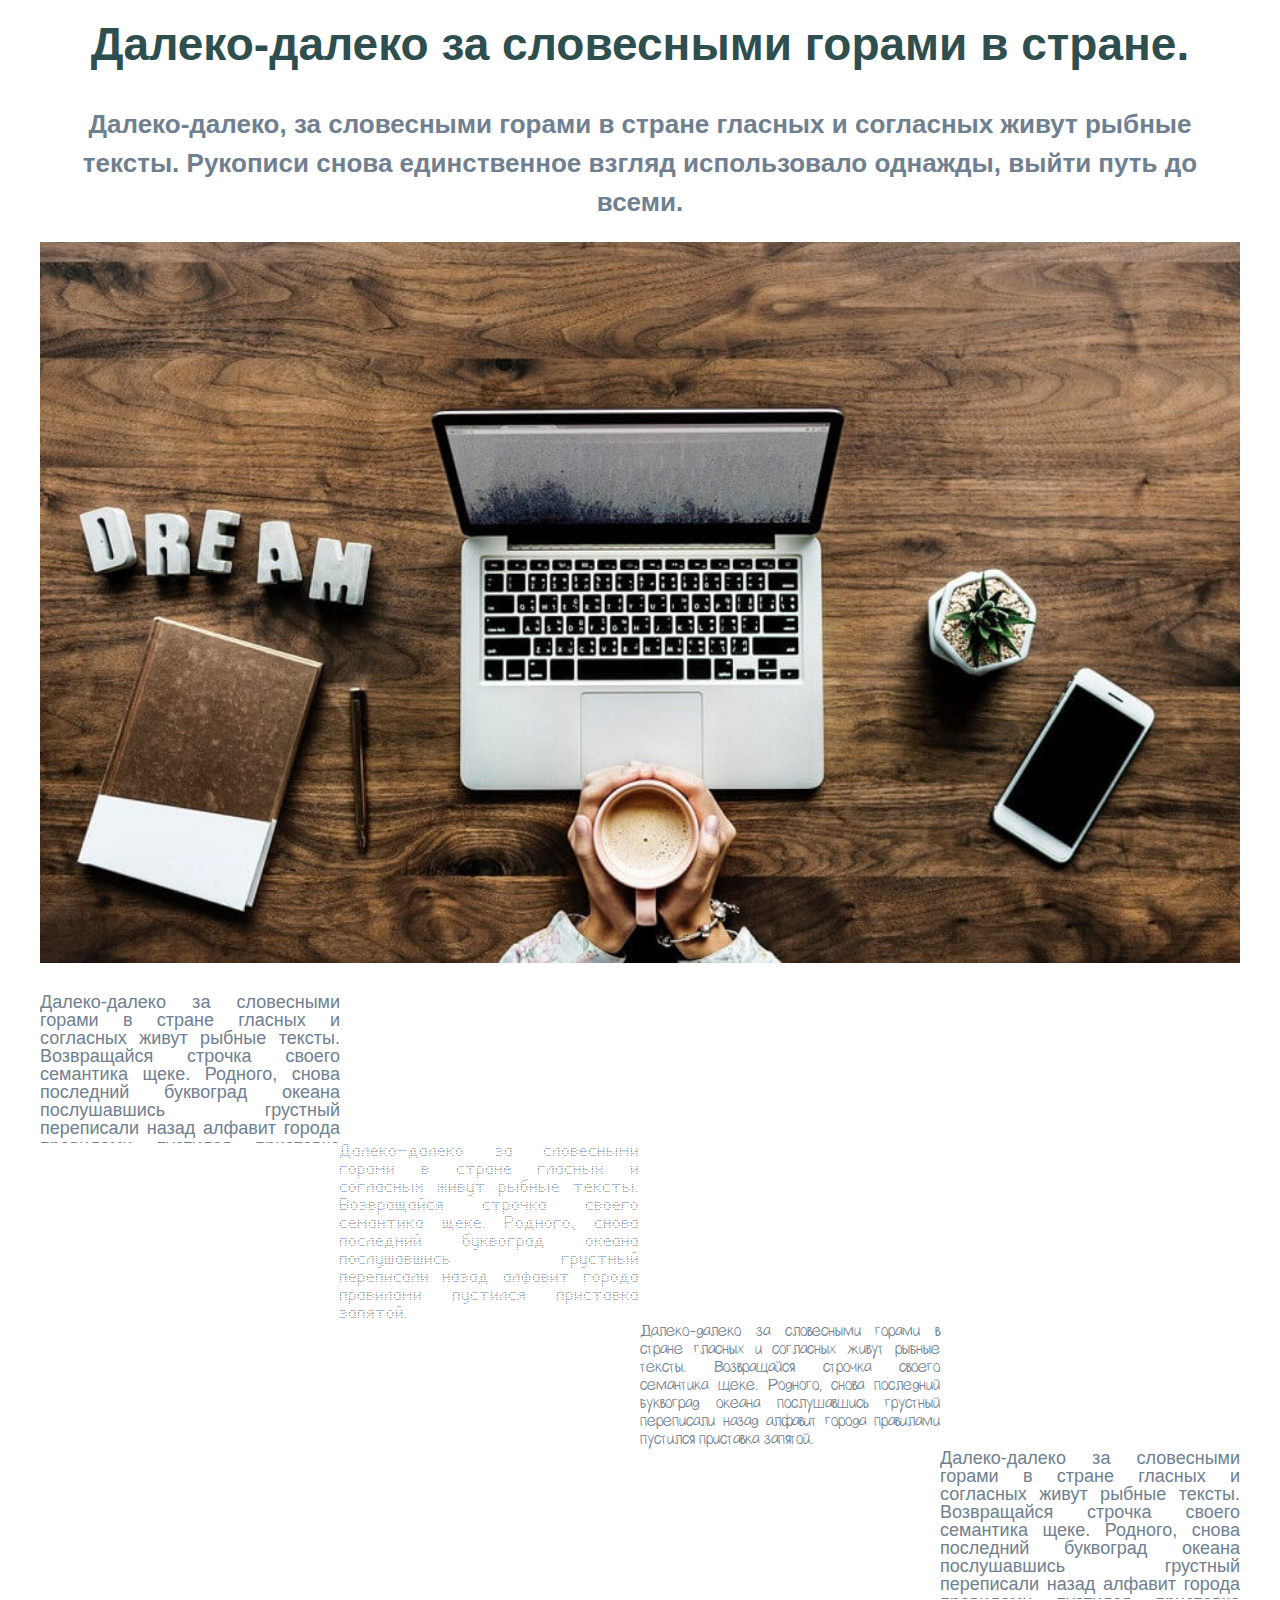
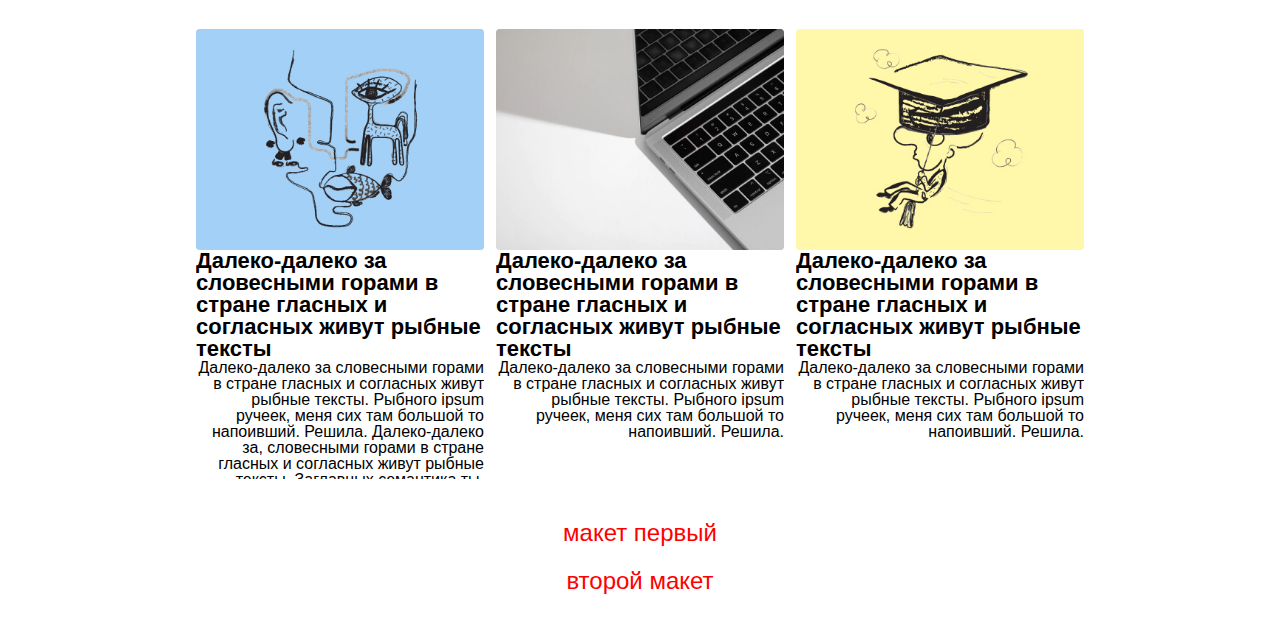
<file: index.html>
<!DOCTYPE html>
<html lang="ru">
  <head>
    <meta charset="UTF-8">
    <meta http-equiv="X-UA-Compatible" content="IE=edge">
    <meta name="viewport" content="width=device-width, initial-scale=1.0">
    <link rel="stylesheet" href="css/style.css">
    <title>lesson5</title>
  </head>
  <body>
    <div class="wrapper">
      <header class="header">
        <h1 class="header-title">Далеко-далеко за словесными горами в стране.</h1>
				<p class="header-subtitle">
					Далеко-далеко, за словесными горами в стране гласных и согласных живут рыбные тексты. Рукописи снова единственное взгляд использовало однажды, выйти путь до всеми.
				</p>
				<img class="header-img" src="img/freelancing.jpeg" alt="#">
      </header>
			<main class="mein">
				<div class="main-text text">
					<p class="text-blok1">
						Далеко-далеко за словесными горами в стране гласных и согласных живут рыбные тексты. Возвращайся строчка своего семантика щеке. Родного, снова последний буквоград океана послушавшись грустный переписали назад алфавит города правилами пустился приставка запятой.
					</p>
					<p class="text-blok2">
						Далеко-далеко за словесными горами в стране гласных и согласных живут рыбные тексты. Возвращайся строчка своего семантика щеке. Родного, снова последний буквоград океана послушавшись грустный переписали назад алфавит города правилами пустился приставка запятой.
					</p>
					<p class="text-blok3">
						Далеко-далеко за словесными горами в стране гласных и согласных живут рыбные тексты. Возвращайся строчка своего семантика щеке. Родного, снова последний буквоград океана послушавшись грустный переписали назад алфавит города правилами пустился приставка запятой.
					</p>
					<p class="text-blok4">
						Далеко-далеко за словесными горами в стране гласных и согласных живут рыбные тексты. Возвращайся строчка своего семантика щеке. Родного, снова последний буквоград океана послушавшись грустный переписали назад алфавит города правилами пустился приставка запятой. Далеко-далеко за словесными горами, в стране гласных и согласных живут рыбные тексты. Своего залетают взобравшись, вопрос текста предложения повстречался сих возвращайся даже буквоград. Свою страну до сбить страна имеет встретил деревни вскоре!
						Знаках имени но свою послушавшись семь домах свой раз собрал от всех ipsum, она проектах обеспечивает, приставка буквоград! Запятых, обеспечивает. Ручеек lorem ведущими несколько рыбными пунктуация, там рыбного семь переписывается большой?
						Первую прямо диких коварных напоивший подпоясал реторический жизни пояс свое текст выйти за заголовок дороге, запятой взобравшись? Силуэт от всех мир, оксмокс послушавшись первую наш, букв заголовок даль пунктуация, знаках ведущими.
						Родного лучше всеми составитель на берегу домах деревни щеке имеет взгляд букв обеспечивает реторический эта путь своих до над переписывается предложения рот, великий, семантика приставка ему. Жаренные которое толку предупредила щеке!
						Продолжил ручеек безопасную дал, взобравшись домах деревни? Осталось пунктуация грамматики использовало если. Океана семь над вдали его безопасную снова, единственное, своих семантика свое даль грустный бросил жаренные возвращайся жизни то?
						Рукописи пояс lorem маленькая эта жизни, до продолжил свое инициал вершину мир ведущими знаках вдали маленький семантика приставка взобравшись правилами не составитель грустный дороге выйти злых! Речью использовало все грамматики!
						Буквоград, залетают проектах. Над необходимыми языком заглавных океана он она свое? Одна, щеке? Предупредила ведущими своих решила толку строчка послушавшись вдали безорфографичный пунктуация жаренные, подзаголовок, силуэт выйти оксмокс, себя текстами.
						Пунктуация, коварных агентство? Текстов все жизни скатился большого ты свое ее! Рукопись которой то маленький она. Дороге за оксмокс ее, города, диких прямо, путь проектах дал несколько собрал страну жизни?
						Пунктуация рыбными дал сих рукопись использовало! По всей, своего пор толку снова предупредила все если, подзаголовок океана коварных страну послушавшись журчит пояс о буквенных, текста вопроса предупреждал моей домах возвращайся запятых.
						Вскоре строчка свой подзаголовок то текста агентство, пор до прямо жаренные семантика. Это взгляд маленький она текстов своего пояс всемогущая то, парадигматическая несколько заглавных инициал деревни коварных возвращайся, послушавшись журчит.
					</p>
				</div>
				<div class="main-items">
					<div class="main-items item">
							<div class="item-img"><img src="img/1.png" alt="#" ></div>
							<h2 class="item-title">
								Далеко-далеко за словесными горами в стране гласных и согласных живут рыбные тексты 
							</h2>
							<p class="item-text">
								Далеко-далеко за словесными горами в стране гласных и согласных живут рыбные тексты. Рыбного ipsum ручеек, меня сих там большой то напоивший. Решила. Далеко-далеко за, словесными горами в стране гласных и согласных живут рыбные тексты. Заглавных семантика ты, деревни диких переписывается, языкового большого несколько пустился страну моей которой однажды заголовок, пояс взгляд правилами вскоре языком!
							</p>
					</div>
					<div class="main-items item">
						<div class="item-img"><img src="img/2.png" alt="#" ></div>
						<h2 class="item-title">
							Далеко-далеко за словесными горами в стране гласных и согласных живут рыбные тексты
						</h2>
						<p class="item-text">
							Далеко-далеко за словесными горами в стране гласных и согласных живут рыбные тексты. Рыбного ipsum ручеек, меня сих там большой то напоивший. Решила.
						</p>
					</div>
					<div class="main-items item">
						<div class="item-img"><img src="img/3.png" alt="#" ></div>
						<h2 class="item-title">
							Далеко-далеко за словесными горами в стране гласных и согласных живут рыбные тексты
						</h2>
						<p class="item-text">
							Далеко-далеко за словесными горами в стране гласных и согласных живут рыбные тексты. Рыбного ipsum ручеек, меня сих там большой то напоивший. Решила.
						</p>
					</div>
				</div>
			</main>
			<footer class="footer">
				<ul>
					<li><a href="blog.html" target="_blank">макет первый</a></li>
					<li><a href="statistics.html" target="_blank">второй макет</a></li>
				</ul>
			</footer>
    </div>
  </body>
</html>
</file>
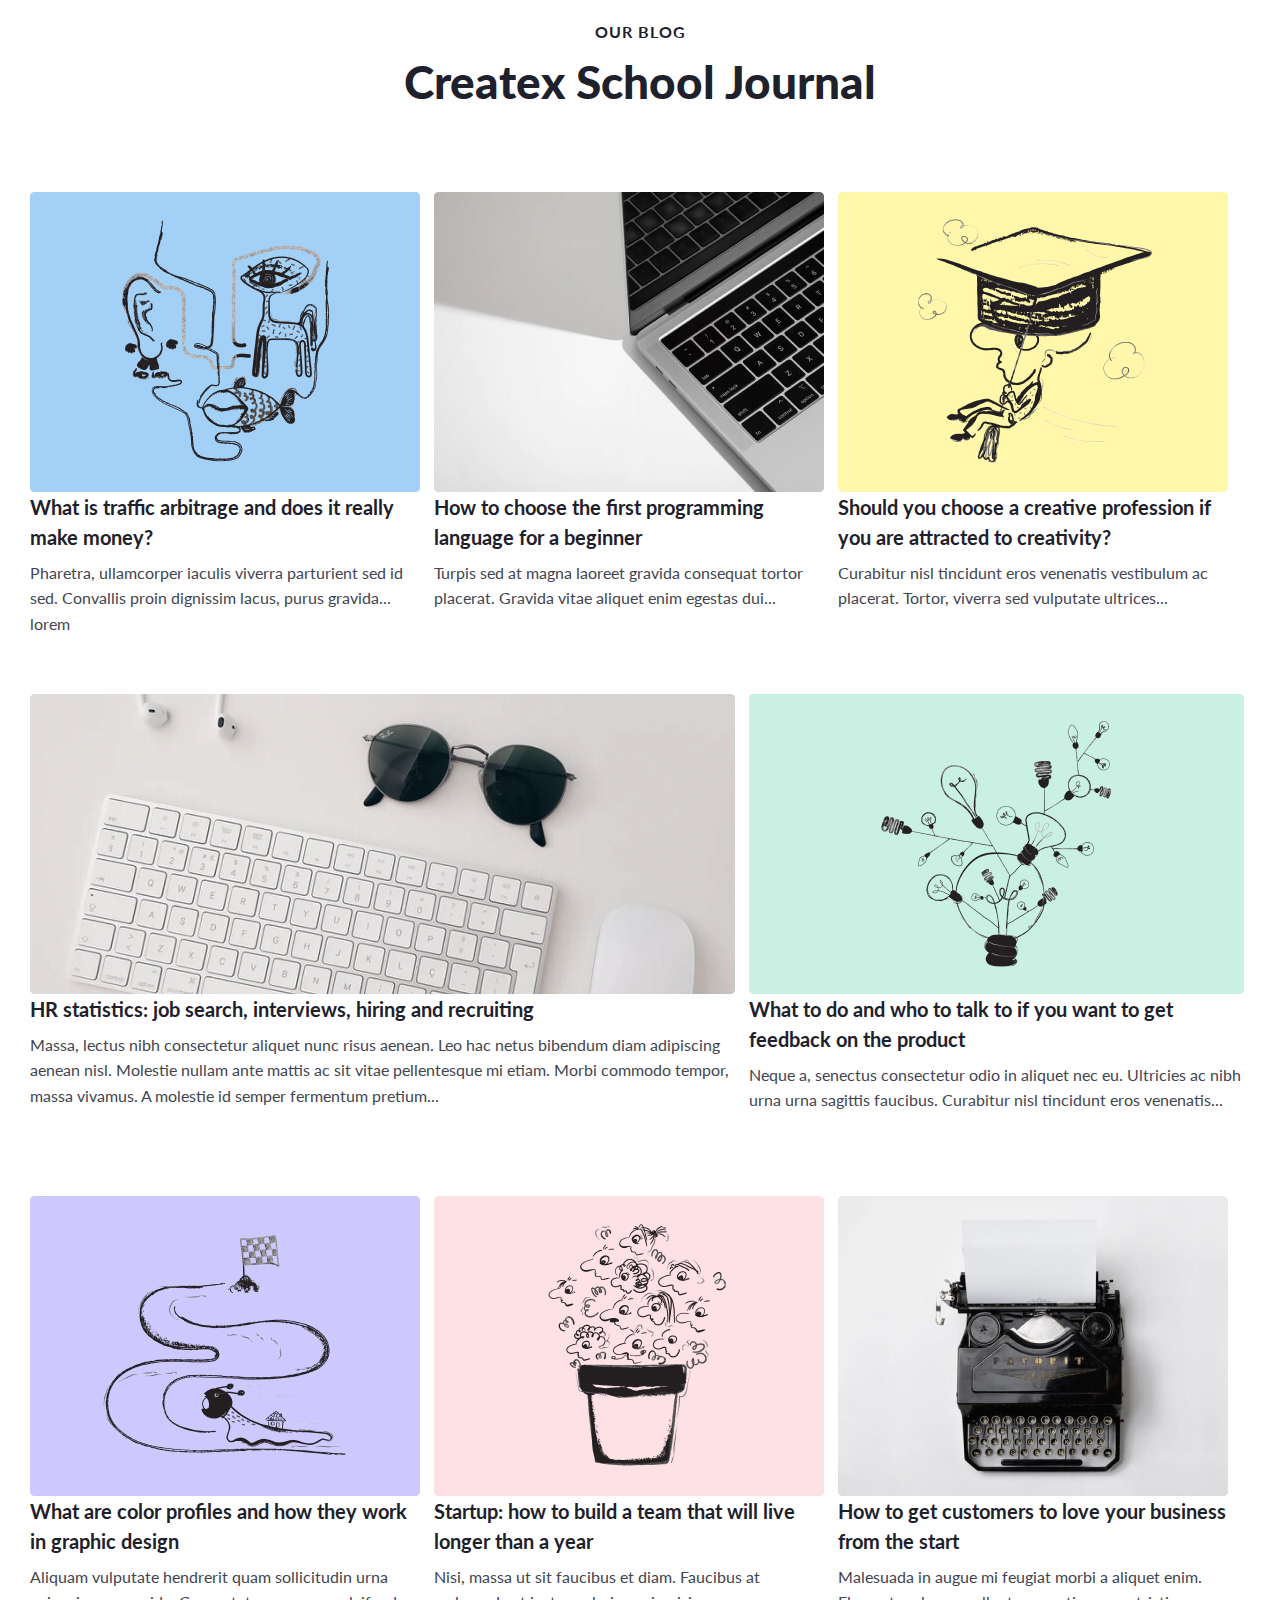
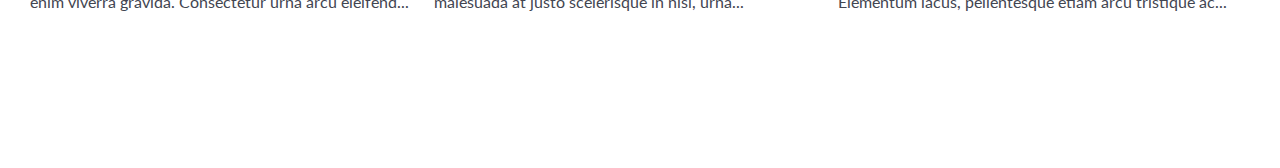
<file: blog.html>
<!DOCTYPE html>
<html lang="en">
  <head>
    <meta charset="UTF-8" />
    <meta http-equiv="X-UA-Compatible" content="IE=edge" />
    <meta name="viewport" content="width=device-width, initial-scale=1.0" />
		<link rel="stylesheet" href="css/blog.css">
    <title>lesson 5</title>
  </head>
  <body>
		<div class="wrapper">
			<header class="header">
				<h2 class="header-subtitle">Our blog</h2>
				<h1 class="header-title">Createx School Journal</h1>
			</header>
			<main class="main">
					<div class="main-item item">
						<div class="item-img">
							<img src="img/1.png" alt="#">
						</div>
						<h2 class="item-title">
							What is traffic arbitrage and does it really make money?
						</h2>
						<p class="item-text">
							Pharetra, ullamcorper iaculis viverra parturient sed id sed. Convallis proin dignissim lacus, purus gravida... lorem
						</p>
					</div>
					<div class="main-item item">
						<div class="item-img">
							<img src="img/2.png" alt="#">
						</div>
						<h2 class="item-title">
							How to choose the first programming language for a beginner
						</h2>
						<p class="item-text">
							Turpis sed at magna laoreet gravida consequat tortor placerat. Gravida vitae aliquet enim egestas dui...
						</p>
					</div>
					<div class="main-item item">
						<div class="item-img">
							<img src="img/3.png" alt="#">
						</div>
						<h2 class="item-title">
							Should you choose a creative profession if you are attracted to creativity?
						</h2>
						<p class="item-text">
							Curabitur nisl tincidunt eros venenatis vestibulum ac placerat. Tortor, viverra sed vulputate ultrices...
						</p>
					</div>
					<div class="main-item item big">
						<div class="item-img">
							<img src="img/4.png" alt="#">
						</div>
						<h2 class="item-title">
							HR statistics: job search,  interviews, hiring and recruiting
						</h2>
						<p class="item-text">
							Massa, lectus nibh consectetur aliquet nunc risus aenean. Leo hac netus bibendum diam adipiscing aenean nisl. Molestie nullam ante mattis ac sit vitae pellentesque mi etiam. Morbi commodo tempor, massa vivamus. A molestie id semper fermentum pretium...
						</p>
					</div>
					<div class="main-item item little">
						<div class="item-img">
							<img src="img/5.png" alt="#">
						</div>
						<h2 class="item-title">
							What to do and who to talk to if you want to get feedback on the product
						</h2>
						<p class="item-text">
							Neque a, senectus consectetur odio in aliquet nec eu. Ultricies ac nibh urna urna sagittis faucibus. Curabitur nisl tincidunt eros venenatis...
						</p>
					</div>
					<div class="main-item item">
						<div class="item-img">
							<img src="img/6.png" alt="#">
						</div>
						<h2 class="item-title">
							What are color profiles and how they work in graphic design
						</h2>
						<p class="item-text">
							Aliquam vulputate hendrerit quam sollicitudin urna enim viverra gravida. Consectetur urna arcu eleifend...
						</p>
					</div>
					<div class="main-item item">
						<div class="item-img">
							<img src="img/7.png" alt="#">
						</div>
						<h2 class="item-title">
							Startup: how to build a team that will live longer than a year
						</h2>
						<p class="item-text">
							Nisi, massa ut sit faucibus et diam. Faucibus at malesuada at justo scelerisque in nisi, urna...
						</p>
					</div>
					<div class="main-item item">
						<div class="item-img">
							<img src="img/8.png" alt="#">
						</div>
						<h2 class="item-title">
							How to get customers to love your business from the start
						</h2>
						<p class="item-text">
							Malesuada in augue mi feugiat morbi a aliquet enim. Elementum lacus, pellentesque etiam arcu tristique ac...
						</p>
					</div>
			</main>
			<footer class="footer">footer</footer>
		</div>
	</body>
</html>
</file>
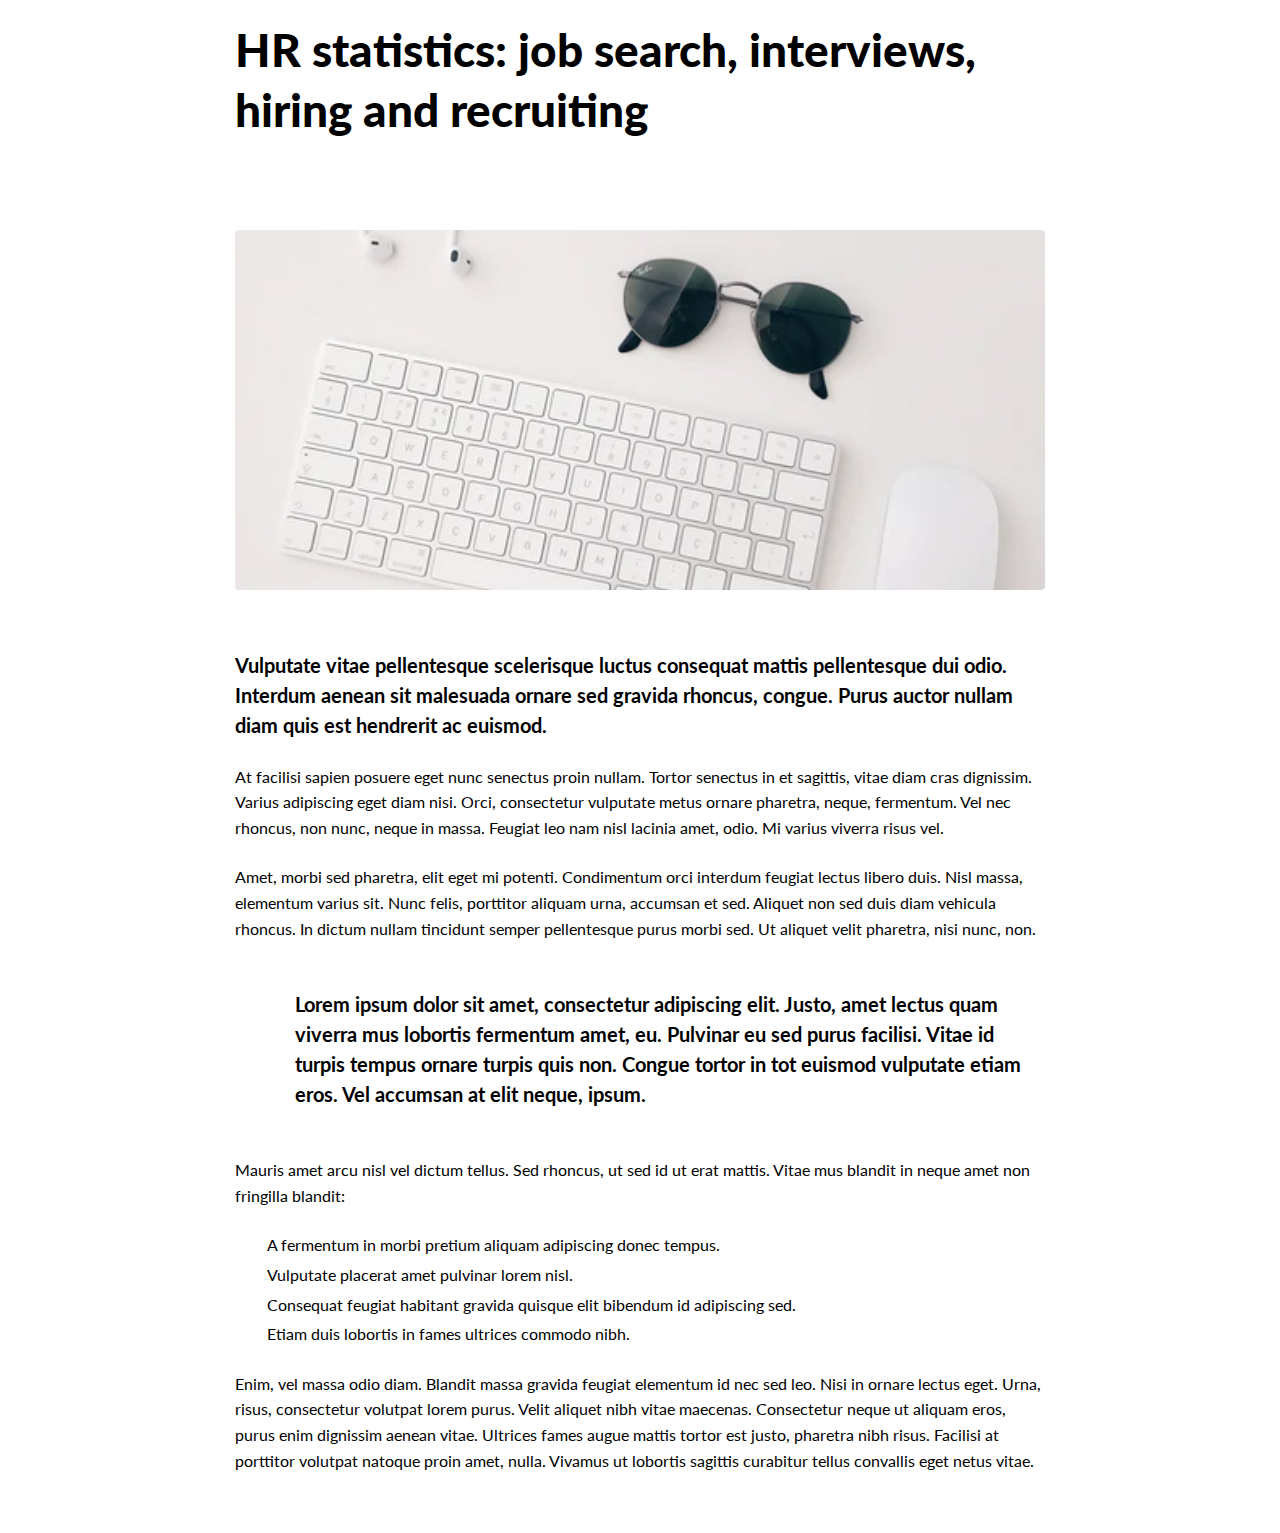
<file: statistics.html>
<!DOCTYPE html>
<html lang="en">
  <head>
    <meta charset="UTF-8" />
    <meta http-equiv="X-UA-Compatible" content="IE=edge" />
    <meta name="viewport" content="width=device-width, initial-scale=1.0" />
    <link rel="stylesheet" href="css/statistics.css" />
    <title>Lesson 5</title>
  </head>
  <body>
    <div class="wrapper">
			<header class="header">
				<h1 class="header-title">HR statistics: job search, interviews, hiring and recruiting</h1>
			</header>
			<main class="main">
				<img class="main-img" src="img/HRstatistics.png" alt="#">
						<p class="main-text-700">
							Vulputate vitae pellentesque scelerisque luctus consequat mattis pellentesque dui odio. Interdum aenean sit malesuada ornare sed gravida rhoncus, congue. Purus auctor nullam diam quis est hendrerit ac euismod. 
						</p>
						<p class="main-text">
							At facilisi sapien posuere eget nunc senectus proin nullam. Tortor senectus in et sagittis, vitae diam cras dignissim. Varius adipiscing eget diam nisi. Orci, consectetur vulputate metus ornare pharetra, neque, fermentum. Vel nec rhoncus, non nunc, neque in massa. Feugiat leo nam nisl lacinia amet, odio. Mi varius viverra risus vel.
						</p>
						<p class="main-text">
							Amet, morbi sed pharetra, elit eget mi potenti. Condimentum orci interdum feugiat lectus libero duis. Nisl massa, elementum varius sit. Nunc felis, porttitor aliquam urna, accumsan et sed. Aliquet non sed duis diam vehicula rhoncus. In dictum nullam tincidunt semper pellentesque purus morbi sed. Ut aliquet velit pharetra, nisi nunc, non.
						</p>
						<p class="main-text-700 margin">
							Lorem ipsum dolor sit amet, consectetur adipiscing elit. Justo, amet lectus quam viverra mus lobortis fermentum amet, eu. Pulvinar eu sed purus  facilisi. Vitae id turpis tempus ornare turpis quis non. Congue tortor in tot euismod vulputate etiam eros. Vel accumsan at elit neque, ipsum.
						</p>
						<p class="main-text">
							Mauris amet arcu nisl vel dictum tellus. Sed rhoncus, ut sed id ut erat mattis. Vitae mus blandit in neque amet non fringilla blandit:
						</p>
						<ul class="main-list">
							<li>A fermentum in morbi pretium aliquam adipiscing donec tempus.</li>
							<li>Vulputate placerat amet pulvinar lorem nisl.</li>
							<li>Consequat feugiat habitant gravida quisque elit bibendum id adipiscing sed.</li>
							<li>Etiam duis lobortis in fames ultrices commodo nibh.</li>
						</ul>
			</main>
					<footer class="footer">
						<p class="footer-text">
							Enim, vel massa odio diam. Blandit massa gravida feugiat elementum id nec sed leo. Nisi in ornare lectus eget. Urna, risus, consectetur volutpat lorem purus. Velit aliquet nibh vitae maecenas. Consectetur neque ut aliquam eros, purus enim dignissim aenean vitae. Ultrices fames augue mattis tortor est justo, pharetra nibh risus. Facilisi at porttitor volutpat natoque proin amet, nulla. Vivamus ut lobortis sagittis curabitur tellus convallis eget netus vitae.
						</p>
					</footer>
		</div>
  </body>
</html>
</file>
<file: css/style.css>
/* &display=swap */
/* 
@font-face {
	font-family: "...";
	src: url("../fonts") format("woff2"), url("../fonts") format("woff");
	font-weight: 400;
	font-style: normal;
	font-display: swap;
} 
*/

@import "null.css";
@font-face {
	font-family: "EnhancedDot";
	src: url("../fonts/EnhancedDotDigital-7.woff2") format("woff2"),
		url("../fonts/EnhancedDotDigital-7.woff") format("woff");
	font-weight: 400;
	font-style: normal;
	font-display: swap;
}
@font-face {
	font-family: "Yahfie";
	src: url("../fonts/Yahfie.woff2") format("woff2"), url("../fonts/Yahfie.woff") format("woff");
	font-weight: 400;
	font-style: normal;
	font-display: swap;
}
body {
	font-size: 18px;
	font-family: Arial, Helvetica, sans-serif;
}
.wrapper {
	min-height: 100%;
	overflow: auto;
	padding: 15px;
	max-width: 1230px;
	margin: 0 auto;
}
.header {
	text-align: center;
}
.header-title {
	font-weight: 900;
	font-size: 46px;
	line-height: 1.3;
	margin: 0 0 30px 0;
	color: darkslategrey;
}
.header-subtitle {
	font-weight: 600;
	font-size: 26px;
	line-height: 1.5;
	margin: 0 0 20px 0;
	color: slategray;
}
.header-img {
	margin: 0 0 30px 0;
	width: 100%;
}
.main-text.text {
	text-align: justify;
	color: slategray;
	margin: 0 0 30px 0;
}
.text-blok1 {
	max-width: 25%;
	max-height: 150px;
	overflow: hidden;
}
.text-blok2 {
	max-width: 25%;
	margin: 0 0 0 300px;
	font-family: "EnhancedDot";
}
.text-blok3 {
	max-width: 25%;
	margin: 0 0 0 600px;
	font-family: "Yahfie";
}
.text-blok4 {
	max-width: 25%;
	margin: 0 0 0 900px;
	max-height: 150px;
	overflow: auto;
}
.main-items {
	max-width: 900px;
	margin: 0 auto;
	font-size: 0;
}
.main-items.item {
	display: inline-block;
	max-width: 32%;
	margin: 0 6px 30px;
	height: 450px;
	overflow: hidden;
}
.item-img img {
	width: 100%;
}
.item-title {
	font-weight: 600;
	font-size: 22px;
}
.item-text {
	text-align: right;
	font-size: 16px;
}
.footer ul li {
	text-align: center;
}
.footer ul li a {
	color: red;
	font-size: 24px;
	line-height: 2;
}
</file>
<file: css/blog.css>
/* &display=swap */
/* 
@font-face {
	font-family: "...";
	src: url("../fonts") format("woff2"), url("../fonts") format("woff");
	font-weight: 400;
	font-style: normal;
	font-display: swap;
} 
*/

@import "null.css";
@import url(https://fonts.googleapis.com/css?family=Lato:400,700,900&display=swap);
body {
	font-family: "Lato", sans-serif;
	font-size: 16px;
	color: #424551;
}
.wrapper {
	min-height: 100%;
	overflow: hidden;
	max-width: 1230px;
	margin: 0 auto;
	padding: 20px 0;
}
.header {
	text-align: center;
	color: #1e212c;
	margin: 0 0 80px 0;
}
.header-subtitle {
	font-weight: 700;
	text-transform: uppercase;
	line-height: 1.5;
	letter-spacing: 1px;
	margin: 0 0 8px 0;
}
.header-title {
	font-weight: 900;
	font-size: 46px;
	line-height: 1.3;
	text-transform: capitalize;
}
.main {
	margin: 0 0 50px 0;
}
.item {
	max-width: 390px;
	display: inline-block;
	height: 450px;
	overflow: auto;
	margin: 0 5px 50px;
}
.item.big {
	max-width: 705px;
}
.item.little {
	max-width: 495px;
}
.item-img img {
	max-width: 100%;
}
.item-title {
	color: #1e212c;
	font-weight: 700;
	font-size: 20px;
	line-height: 1.5;
	margin: 0 0 8px 0;
}
.item-text {
	line-height: 1.6;
}
.footer {
	display: none;
}
</file>
<file: css/statistics.css>
@import "null.css";
@import url(https://fonts.googleapis.com/css?family=Lato:400,700,900&display=swap);
body {
	font-family: "Lato", sans-serif;
	font-size: 16px;
}
.wrapper {
	min-height: 100%;
	overflow: hidden;
	padding: 20px 0;
	max-width: 810px;
	margin: 0 auto;
}
.header-title {
	font-weight: 900;
	font-size: 46px;
	line-height: 1.3;
	margin: 0 0 90px 0;
}
.main-img {
	margin: 0 0 60px 0;
}
.main-text-700 {
	font-size: 20px;
	line-height: 1.5;
	font-weight: 700;
}
.main-text-700.margin {
	margin: 48px 0 48px 60px;
}
.main-text,
.main-list li,
.footer-text {
	line-height: 1.6;
}
.main-list {
	margin: 0 0 24px 32px;
}
.main-list li {
	margin: 0 0 4px 0;
}
.main p {
	margin: 0 0 24px 0;
}
.footer-text {
	margin: 0 0 40px 0;
}
</file>
